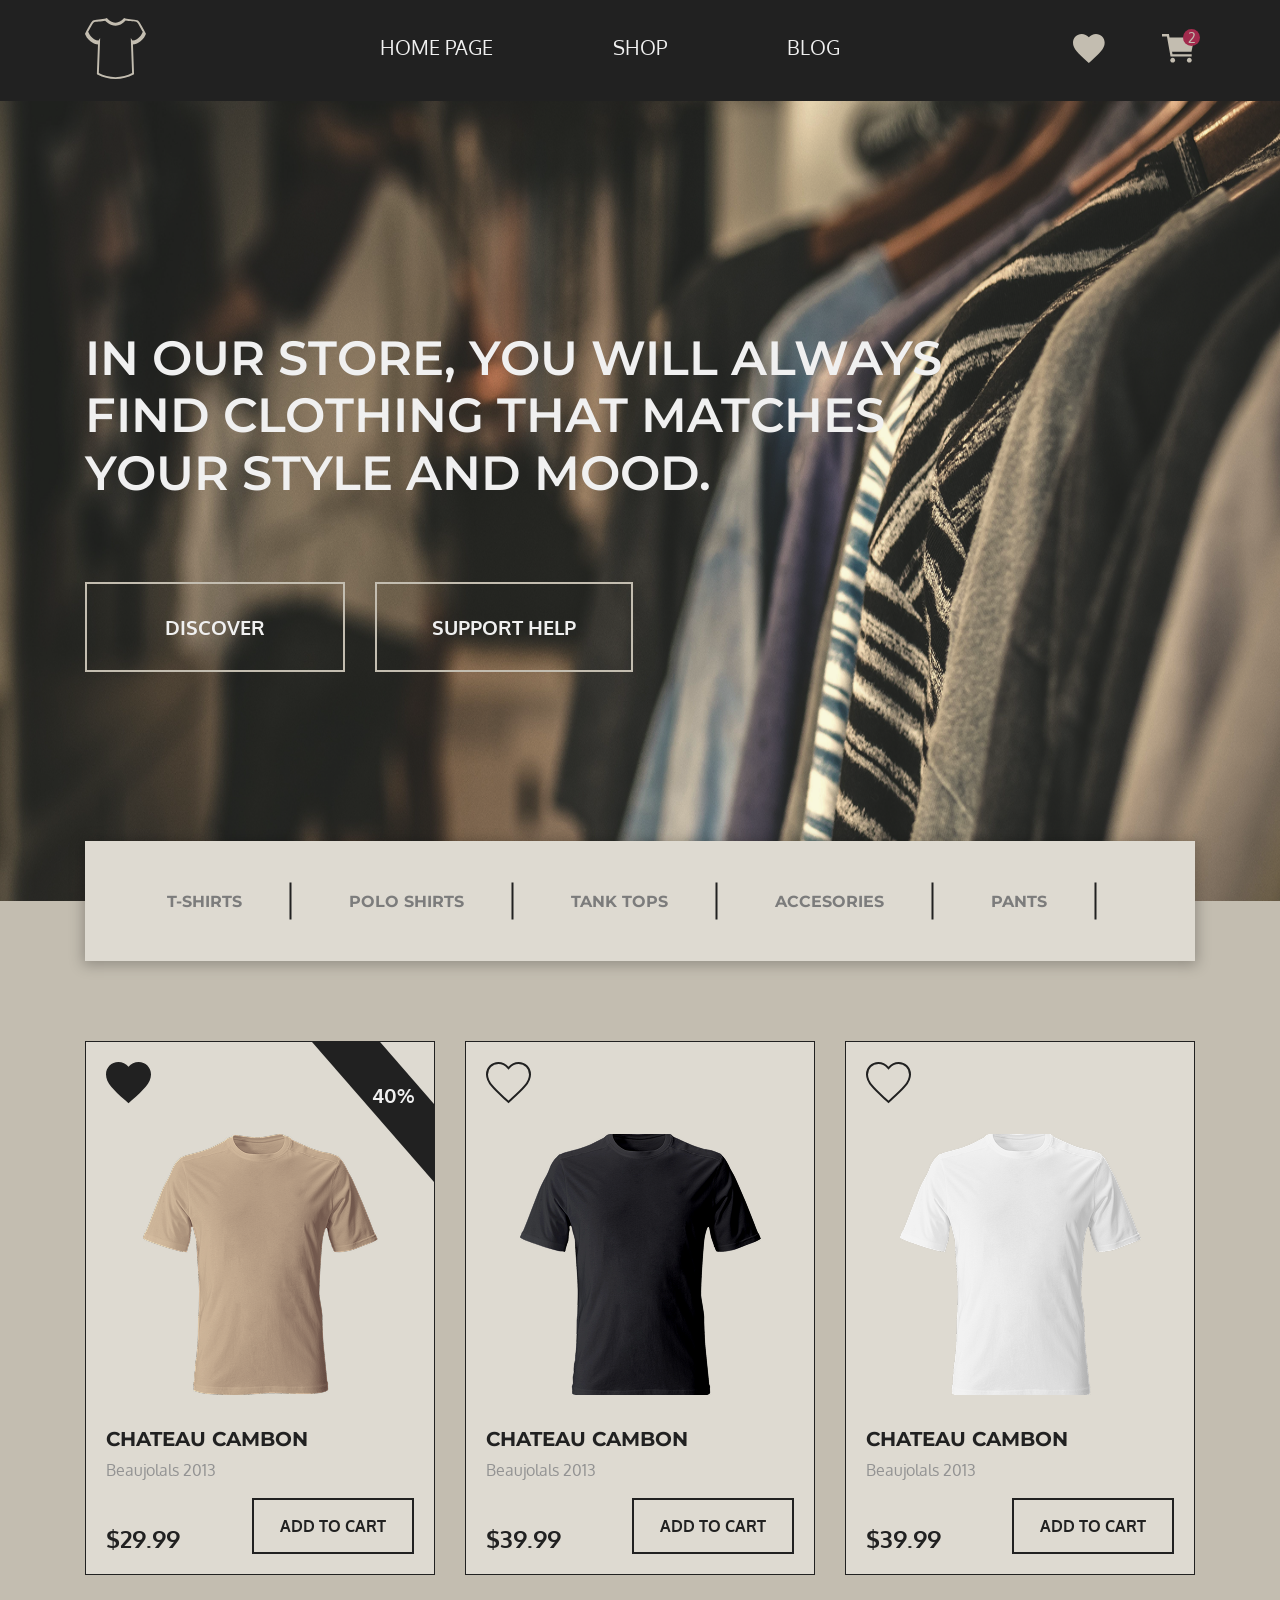
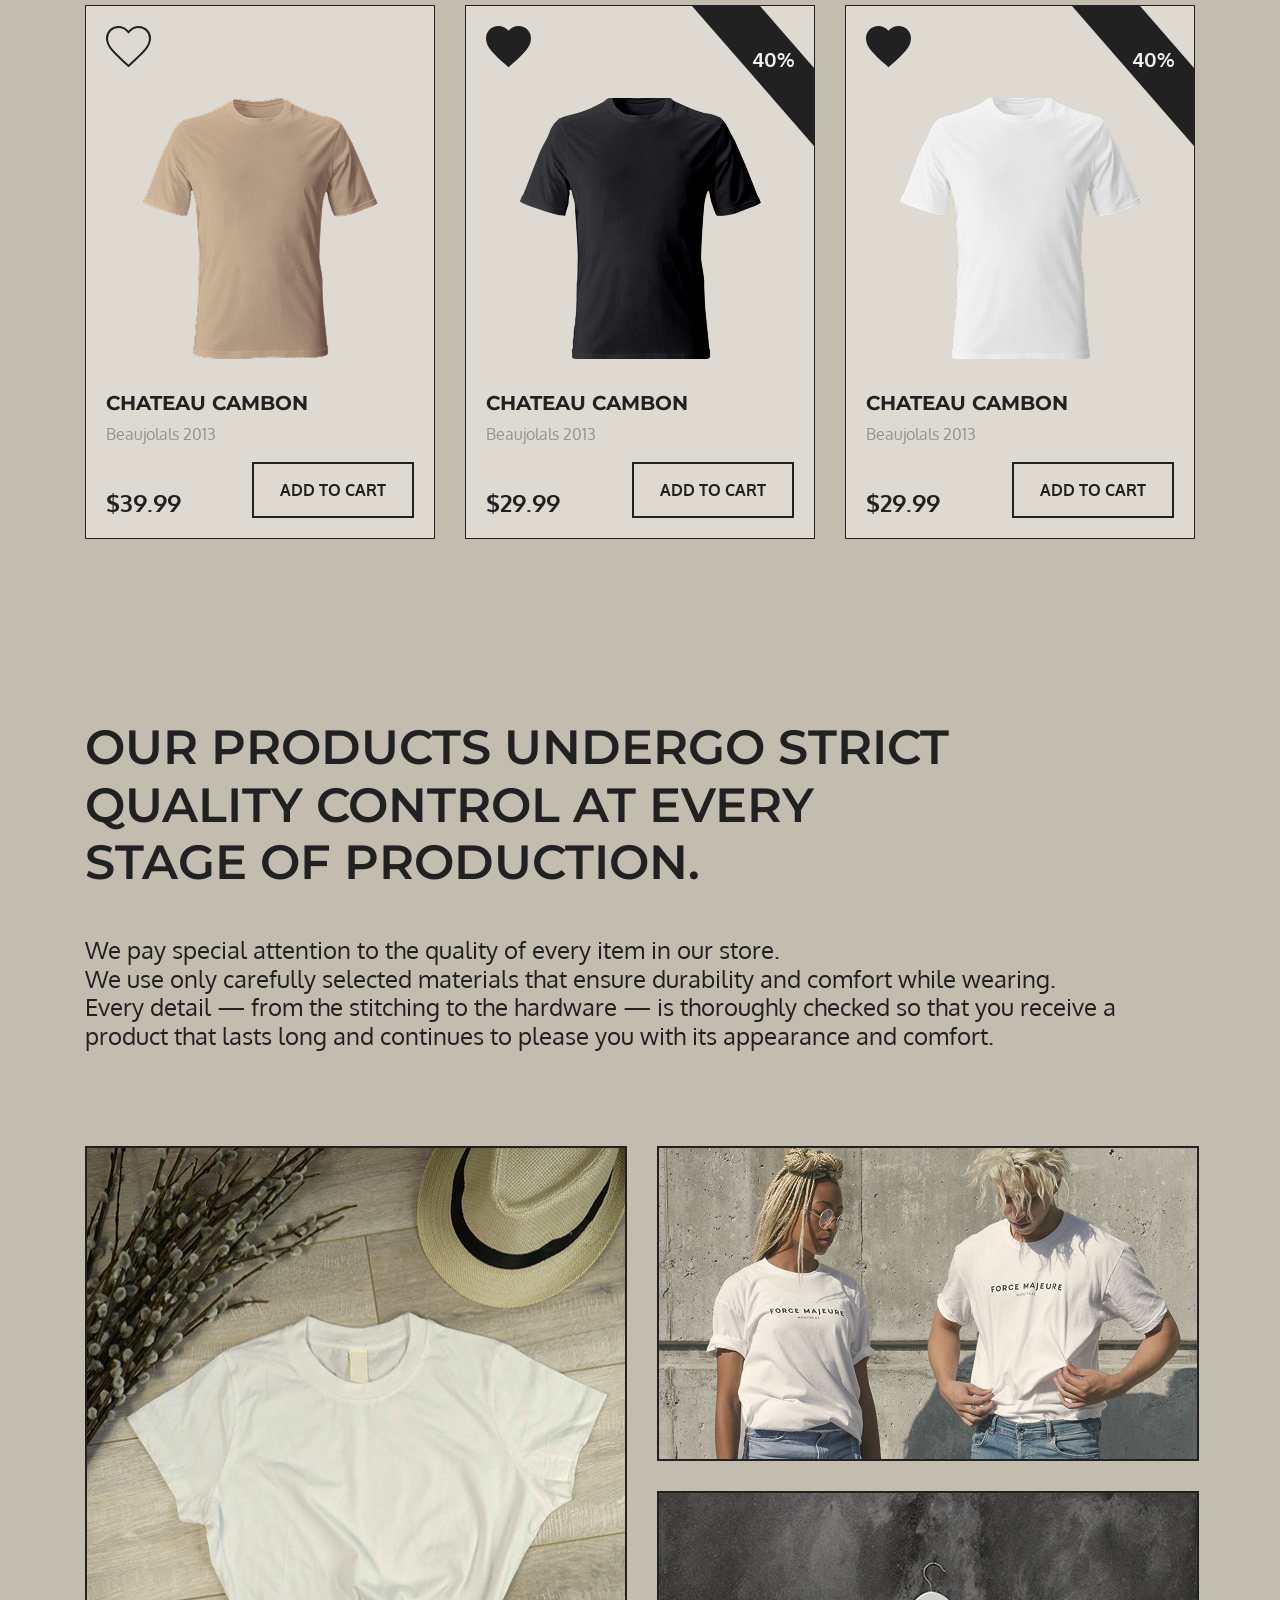
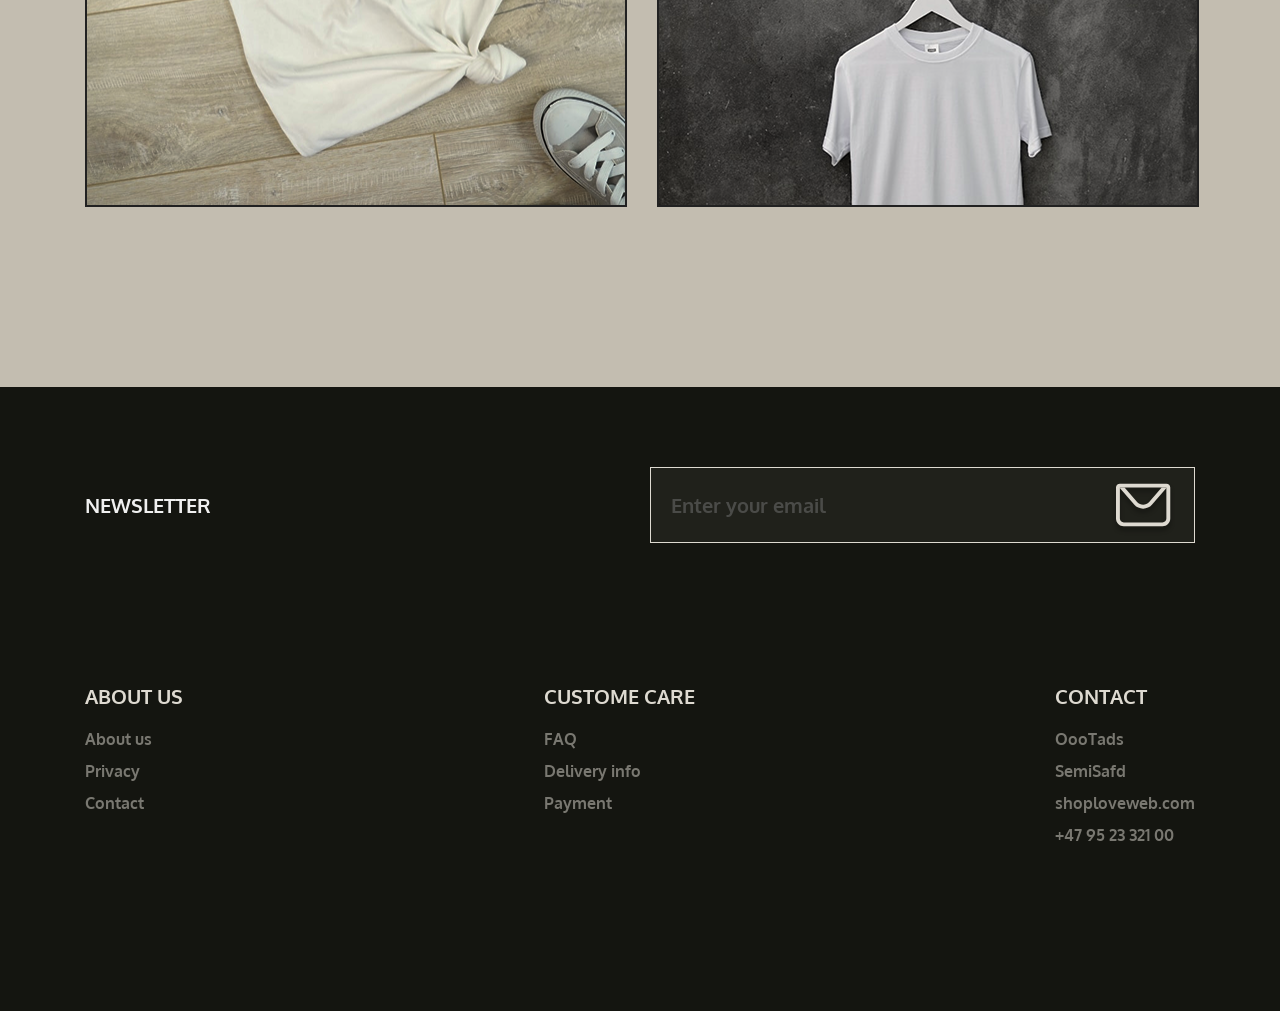
<file: index.html>
<!DOCTYPE html>
<html lang="en">
<head>
	<meta charset="UTF-8">
	<meta name="viewport" content="width=device-width, initial-scale=1.0">
	<link rel="stylesheet" href="./styles/style.css">
	<link rel="stylesheet" href="./styles/fonts.css">
	<link rel="shortcut icon" href="./img/Logo.svg" type="image/x-icon">

	<title>Clothing</title>
</head>
<body>
	
	<header class="header">
		<nav class="nav container">
			<a href="" class="logo"><img src="./img/Logo.svg" alt=""></a>

			<ul class="nav__list">
				<li><a href="" class="nav__links">HOME PAGE</a></li>
				<li><a href="" class="nav__links">SHOP</a></li>
				<li><a href="" class="nav__links">BLOG</a></li>
			</ul>

			<div class="nav__right">
				<a href="" class="favorite"><img src="./img/favorite.svg" alt=""></a>
				<a href="" class="cart"><img src="./img/cart.svg" alt=""> <span>2</span> </a>
			</div>
		</nav>
	</header>

	<main class="main">
		<section class="hero">
			<div class="hero__content container">
				<h1 class="hero__title">In our store, you will always find clothing that matches your style and mood.</h1>
				<div class="hero__btns">
					<a href="" class="hero__btn">DISCOVER </a>
				 	<a href="" class="hero__btn">SUPPORT HELP</a>
				</div>
			</div>

			<img src="./img/hero-bg.png" alt="" class="hero__bg">

					<div class="hero__links">
			<ul class="hero__list">
				<li><a href="" class="hero__list_link">T-SHIRTS</a></li>
				<li><a href="" class="hero__list_link">POLO SHIRTS</a></li>
				<li><a href="" class="hero__list_link">TANK TOPS</a></li>
				<li><a href="" class="hero__list_link">ACCESORIES</a></li>
				<li><a href="" class="hero__list_link">PANTS</a></li>
			</ul>
		</div>
		</section>

		<section class="products container">

			<div class="product">

				<div class="product__top">
					<a href="" > <img src="./img/clicked.svg" alt="" > </a>

					<div class="product__right">
					 <img src="./img/line.svg" alt="">
					 <span>40%</span>
				  </div>

				</div>

				<div class="product__img"> 
					<img src="./img/beige.png" alt=""> 
				</div>

				<h3 class="product__title">CHATEAU CAMBON</h3>
				<p class="product__text">Beaujolals 2013</p>
				<div class="product__bottom">
					<p class="price">$29.99</p>
					<a href="#" class="product__btn">ADD TO CART</a>
				</div>
			</div>

			<div class="product">

				<div class="product__top">
					<a href="" > <img src="./img/unclicked.svg" alt="" > </a>

					<!-- <div class="product__right">
					 <img src="./img/line.svg" alt="">
					 <span>40%</span>
				  </div> -->

				</div>

				<div class="product__img"> 
					<img src="./img/black.png" alt=""> 
				</div>

				<h3 class="product__title">CHATEAU CAMBON</h3>
				<p class="product__text">Beaujolals 2013</p>
				<div class="product__bottom">
					<p class="price">$39.99</p>
					<a href="#" class="product__btn">ADD TO CART</a>
				</div>
			</div>

			<div class="product">

				<div class="product__top">
					<a href="" > <img src="./img/unclicked.svg" alt="" > </a>

					<!-- <div class="product__right">
					 <img src="./img/line.svg" alt="">
					 <span>40%</span>
				  </div> -->

				</div>

				<div class="product__img"> 
					<img src="./img/white.png" alt=""> 
				</div>

				<h3 class="product__title">CHATEAU CAMBON</h3>
				<p class="product__text">Beaujolals 2013</p>
				<div class="product__bottom">
					<p class="price">$39.99</p>
					<a href="#" class="product__btn">ADD TO CART</a>
				</div>
			</div>

			<div class="product">

				<div class="product__top">
					<a href="" > <img src="./img/unclicked.svg" alt="" > </a>

					<!-- <div class="product__right">
					 <img src="./img/line.svg" alt="">
					 <span>40%</span>
				  </div> -->

				</div>

				<div class="product__img"> 
					<img src="./img/beige.png" alt=""> 
				</div>

				<h3 class="product__title">CHATEAU CAMBON</h3>
				<p class="product__text">Beaujolals 2013</p>
				<div class="product__bottom">
					<p class="price">$39.99</p>
					<a href="#" class="product__btn">ADD TO CART</a>
				</div>
			</div>

			<div class="product">

				<div class="product__top">
					<a href="" > <img src="./img/clicked.svg" alt="" > </a>

					<div class="product__right">
					 <img src="./img/line.svg" alt="">
					 <span>40%</span>
				  </div>

				</div>

				<div class="product__img"> 
					<img src="./img/black.png" alt=""> 
				</div>

				<h3 class="product__title">CHATEAU CAMBON</h3>
				<p class="product__text">Beaujolals 2013</p>
				<div class="product__bottom">
					<p class="price">$29.99</p>
					<a href="#" class="product__btn">ADD TO CART</a>
				</div>
			</div>

			<div class="product">

				<div class="product__top">
					<a href="" > <img src="./img/clicked.svg" alt="" > </a>

					<div class="product__right">
					 <img src="./img/line.svg" alt="">
					 <span>40%</span>
				  </div>

				</div>

				<div class="product__img"> 
					<img src="./img/white.png" alt=""> 
				</div>

				<h3 class="product__title">CHATEAU CAMBON</h3>
				<p class="product__text">Beaujolals 2013</p>
				<div class="product__bottom">
					<p class="price">$29.99</p>
					<a href="#" class="product__btn">ADD TO CART</a>
				</div>
			</div>

		</section>

		<section class="about container">
			<h2 class="about__title">Our products undergo strict quality control at every stage of production.</h2>
			<p class="about__text">We pay special attention to the quality of every item in our store. <br>
We use only carefully selected materials that ensure durability and comfort while wearing. <br>
Every detail — from the stitching to the hardware — is thoroughly checked so that you receive a product that lasts long and continues to please you with its appearance and comfort.</p>
			<div class="about__gallery">
				<img src="./img/photo-one.png" alt="" class="about__img_one">
				<div class="about__gallery_right">
					<img src="./img/photo-two.png" alt="" class="about__img_two">
					<img src="./img/photo-three.png" alt="" class="about__img_three">
				</div>
			</div>
		</section>
		
	</main>

	<footer class="footer">

		<div class="footer__box container">

			<div class="footer__top">

				<h3 class="footer__title">NEWSLETTER</h3>

				<div class="footer__inputbox">
					<input type="email" placeholder="Enter your email">
					<img src="./img/mail.svg" alt="">
				</div>

			</div>

			<div class="footer__bottom">

				<div class="footer__left">
					<h3 class="footer__left_title">ABOUT US</h3>

					<ul class="footer__left_list">
						<li><a href="" class="footer__left_link">About us</a></li>
						<li><a href="" class="footer__left_link">Privacy</a></li>
						<li><a href="" class="footer__left_link">Contact</a></li>
					</ul>
				</div>

				<div class="footer__center">
					<h3 class="footer__center_title">CUSTOME CARE</h3>
					<ul class="footer__center_list">
						<li><a href="" class="footer__center_link">FAQ</a></li>
						<li><a href="" class="footer__center_link">Delivery info</a></li>
						<li><a href="" class="footer__center_link">Payment</a></li>
					</ul>
				</div>

				<div class="footer__right">
					<h3 class="footer__right_title">CONTACT</h3>
					<ul class="footer__right_list">
						<li><a href="" class="footer__right_link">OooTads</a></li>
						<li><a href="" class="footer__right_link">SemiSafd</a></li>
						<li><a href="" class="footer__right_link">shoploveweb.com</a></li>
						<li><a href="" class="footer__right_link">+47 95 23 321 00</a></li>
					</ul>
				</div>

			</div>

		</div>
	</footer>

</body>
</html>
</file>
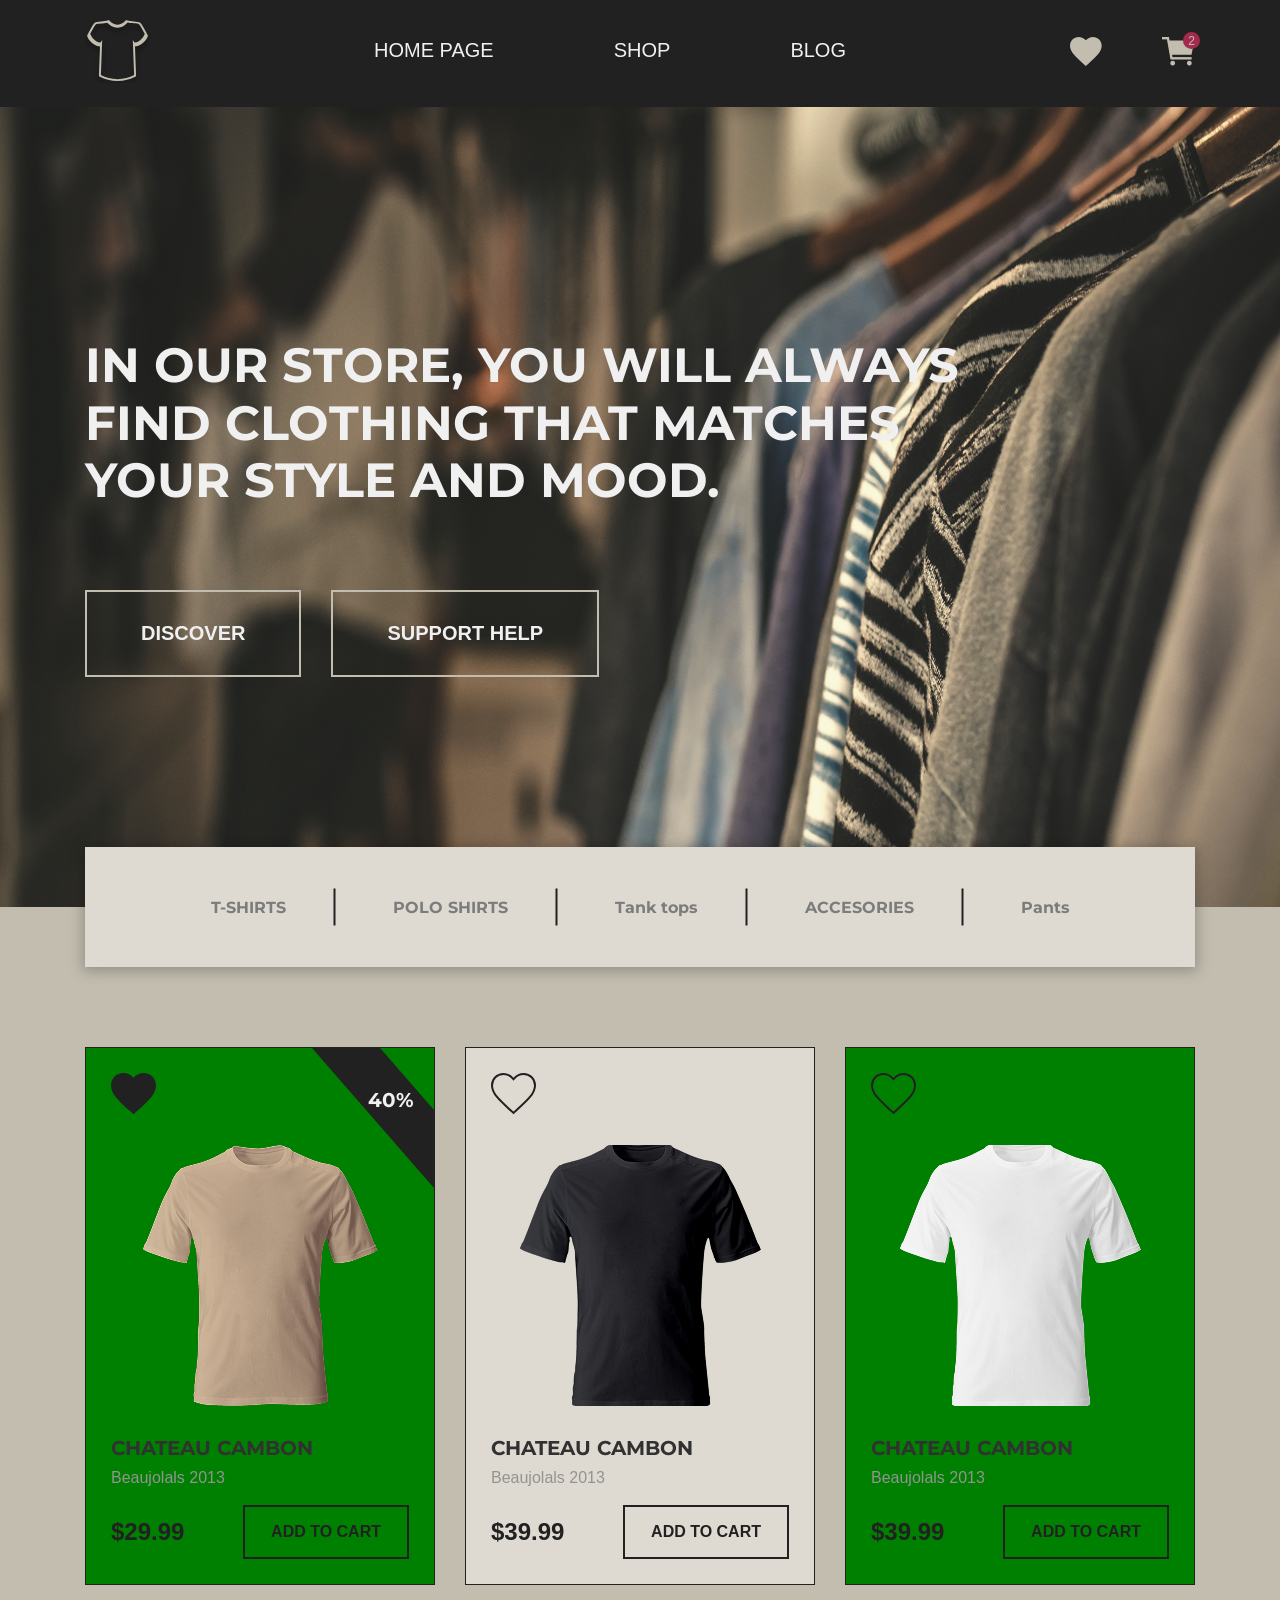
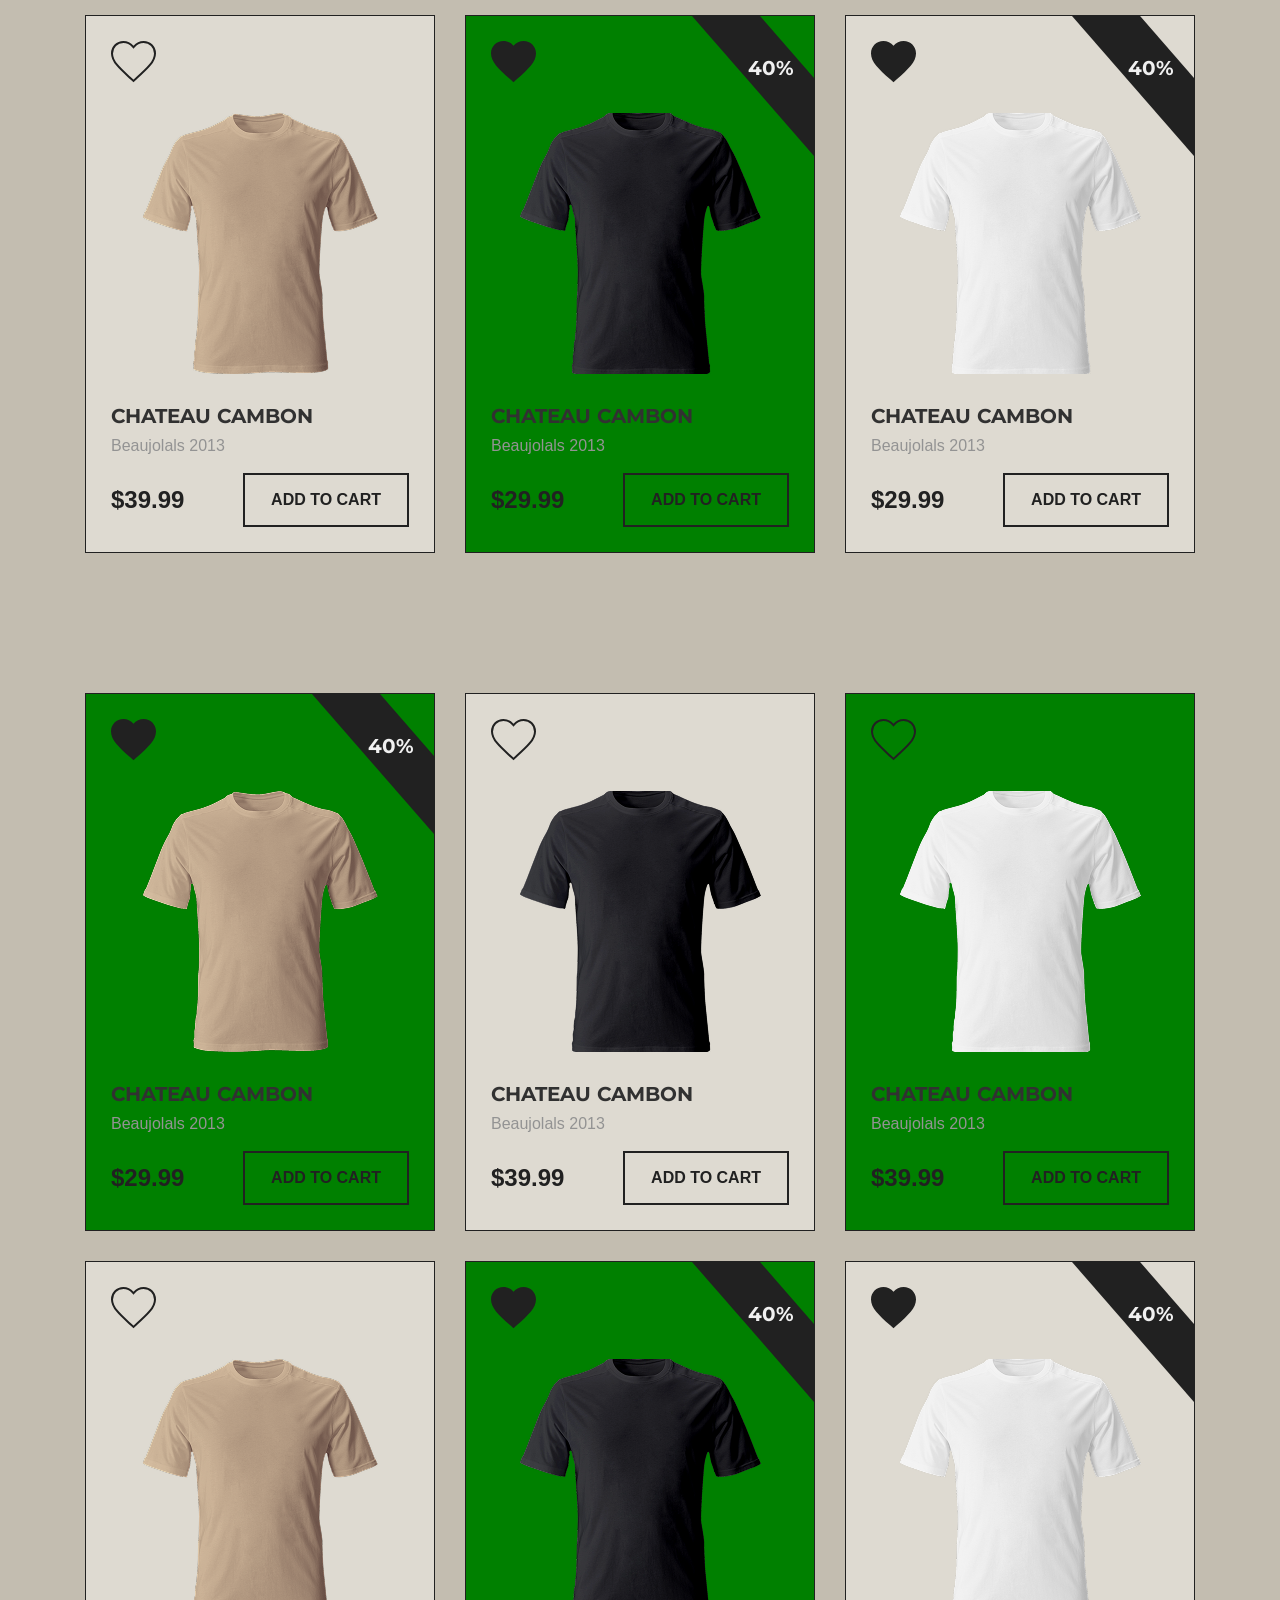
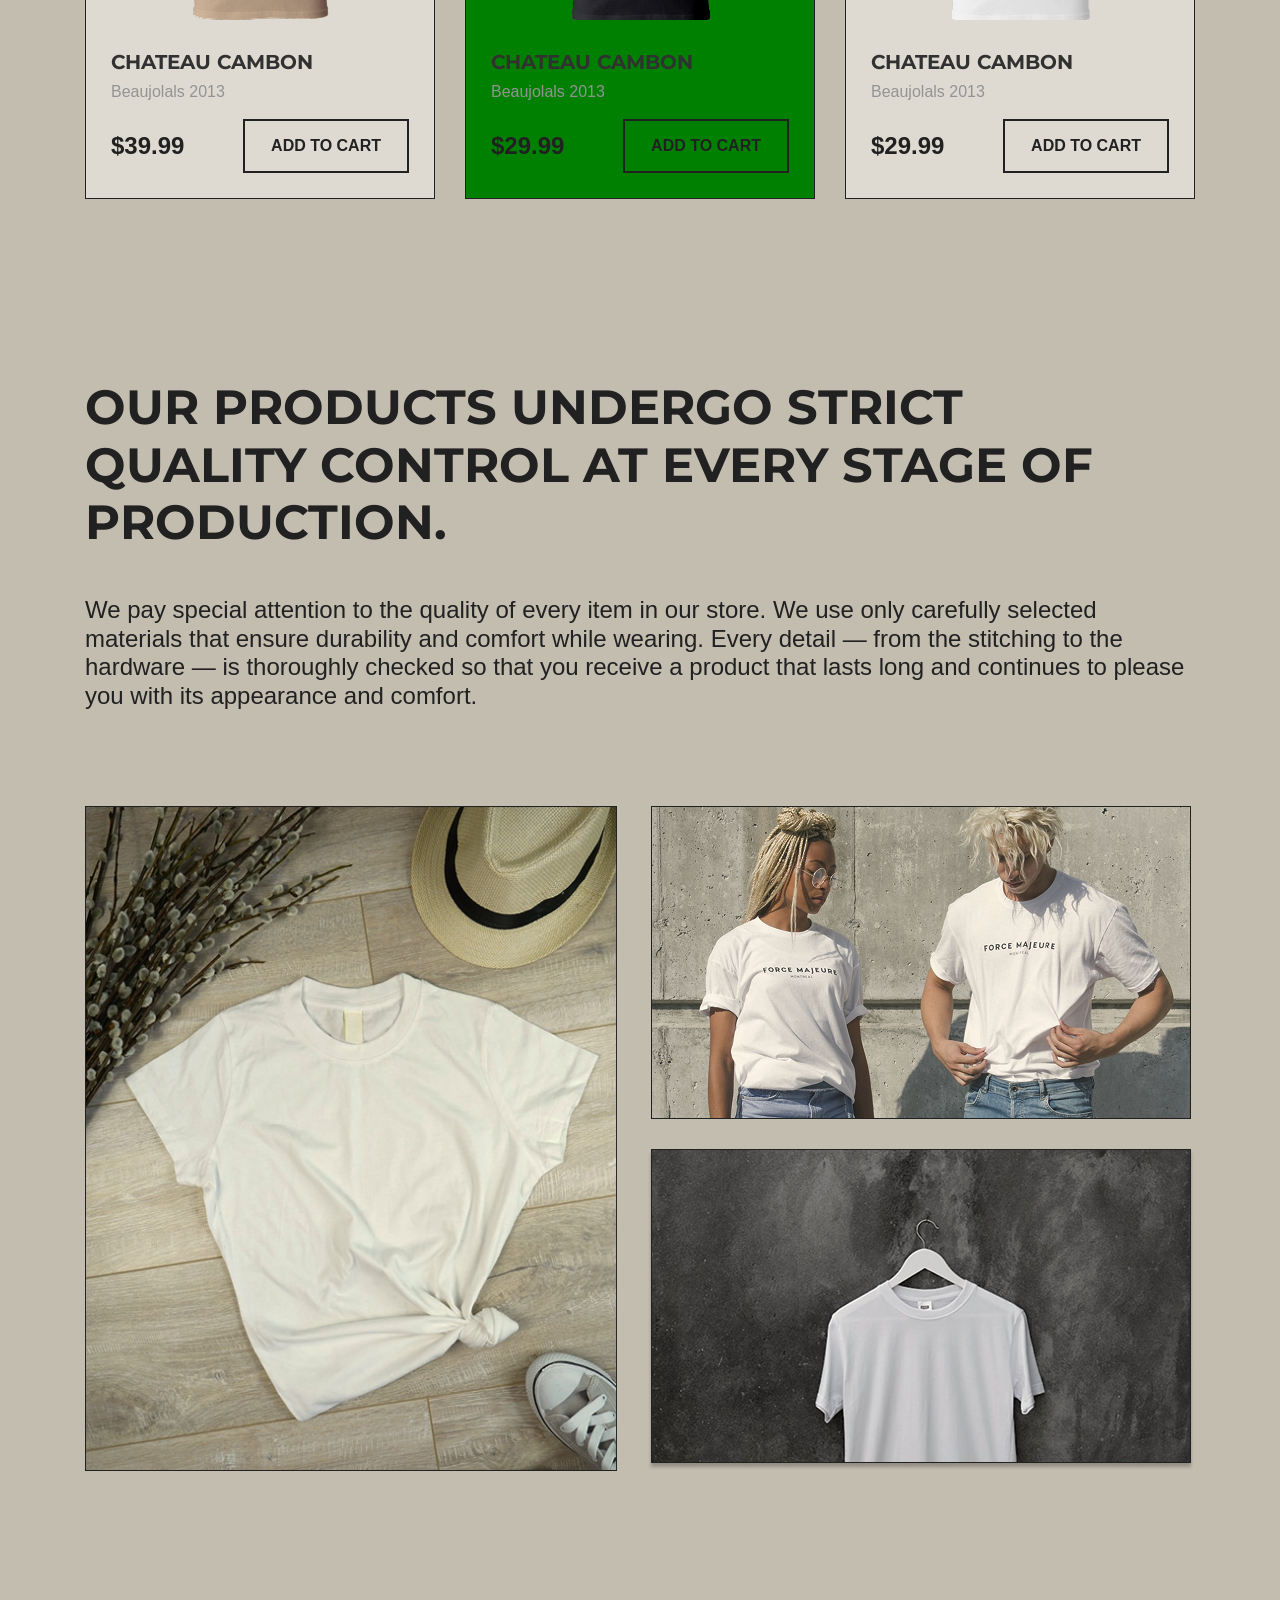
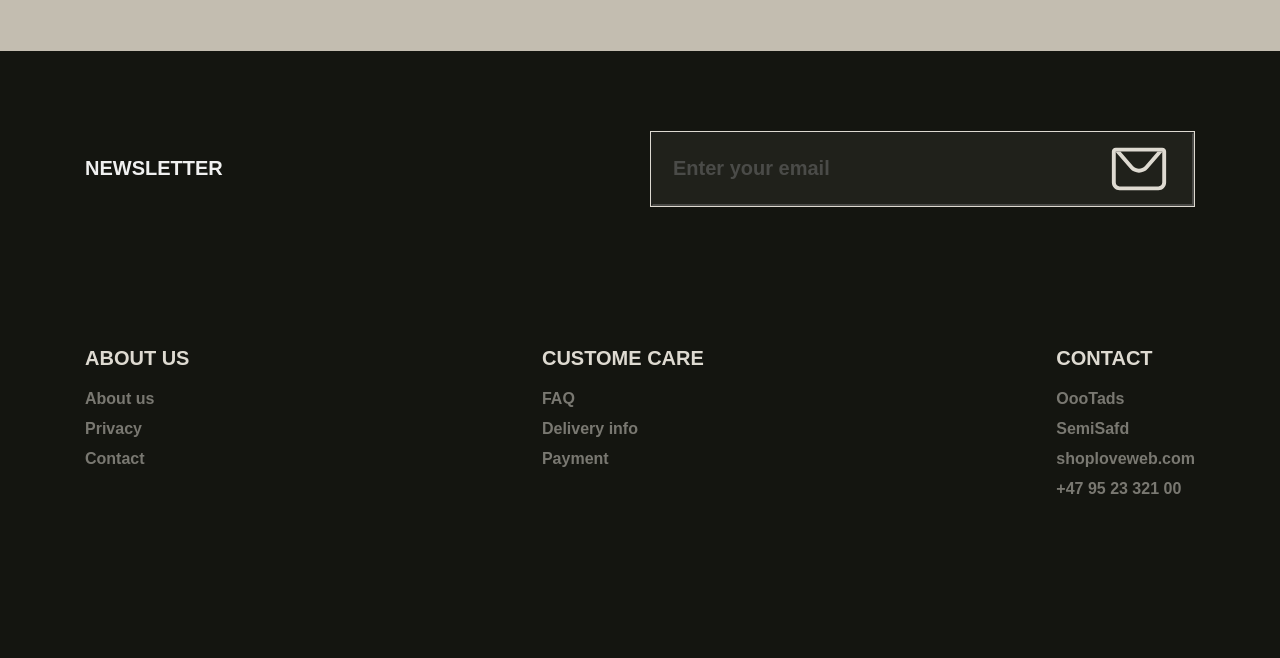
<file: clothing/index.html>
<!DOCTYPE html>
<html lang="en">

<head>
  <meta charset="UTF-8">
  <meta name="viewport" content="width=device-width, initial-scale=1.0">
  <link rel="stylesheet" href="./styles/style.css">
  <link rel="stylesheet" href="./styles/fonts.css">

  <link rel="stylesheet" href="./styles/media.css">
  <link rel="icon" href="./img/white.png">
  <title>Clothing</title>
</head>

<body>


  <header class="header">

    <nav class="nav container">
      <a href="#" class="logo"><img src="./img/logo.svg" alt=""></a>

      <ul class="nav__list">
        <li><a href="#" class="nav__list_link">HOME PAGE</a></li>
        <li><a href="#" class="nav__list_link">SHOP</a></li>
        <li><a href="#" class="nav__list_link">BLOG</a></li>
      </ul>

      <div class="nav__right">
        <a href="#" class="nav__btn"><img src="./img/favorite.svg" alt=""></a>

        <a href="#" class="nav__btn"><img src="./img/cart.png" alt=""> <span>2</span></a>
      </div>

    </nav>

  </header>

  <main class="main">

    <section class="hero">

      <div class="hero__content container">
        <h1 class="hero__title">In our store, you will always find clothing that matches your style and mood.</h1>

        <div class="hero__btns">
          <a href="#" class="hero__btn">DISCOVER </a>
          <a href="#" class="hero__btn">SUPPORT HELP</a>
        </div>

      </div>
      <img src="./img/hero-bg.png" alt="" class="hero__bg">

      <div class="hero__links">
        <ul class="hero__list">

          <li><a href="#" class="hero__list_link">T-SHIRTS</a></li>

          <li><a href="#" class="hero__list_link">POLO SHIRTS</a></li>

          <li><a href="#" class="hero__list_link">Tank tops</a></li>

          <li><a href="#" class="hero__list_link">ACCESORIES</a></li>

          <li><a href="#" class="hero__list_link">Pants</a></li>
        </ul>
      </div>
    </section>

    <div class="cards container">

      <div class="card">

        <div class="card__top">
          <img src="./img/clicked.svg" alt="">

          <div class="card__right">
            <img src="./img/line.svg" alt="">
            <span> 40%</span>
          </div>

        </div>

        <div class="card__img">
          <img src="./img/beigt.png" alt="">
        </div>

        <h3 class="card__title">CHATEAU CAMBON</h3>
        <p class="card__text">Beaujolals 2013</p>
        <div class="card__bottom">
          <span class="card__price">$29.99</span>
          <a href="#" class="card__btn">ADD TO CART</a>
        </div>
      </div>

      <div class="card">

        <div class="card__top">
          <img src="./img/unclicked.svg" alt="">


        </div>

        <div class="card__img">
          <img src="./img/black.png" alt="">
        </div>

        <h3 class="card__title">CHATEAU CAMBON</h3>
        <p class="card__text">Beaujolals 2013</p>
        <div class="card__bottom">
          <span class="card__price">$39.99</span>
          <a href="#" class="card__btn">ADD TO CART</a>
        </div>
      </div>

      <div class="card">

        <div class="card__top">
          <img src="./img/unclicked.svg" alt="">
        </div>

        <div class="card__img">
          <img src="./img/white.png" alt="">
        </div>

        <h3 class="card__title">CHATEAU CAMBON</h3>
        <p class="card__text">Beaujolals 2013</p>
        <div class="card__bottom">
          <span class="card__price">$39.99</span>
          <a href="#" class="card__btn">ADD TO CART</a>
        </div>
      </div>

      <div class="card">

        <div class="card__top">
          <img src="./img/unclicked.svg" alt="">
        </div>

        <div class="card__img">
          <img src="./img/beigt.png" alt="">
        </div>

        <h3 class="card__title">CHATEAU CAMBON</h3>
        <p class="card__text">Beaujolals 2013</p>
        <div class="card__bottom">
          <span class="card__price">$39.99</span>
          <a href="#" class="card__btn">ADD TO CART</a>
        </div>
      </div>

      <div class="card">

        <div class="card__top">
          <img src="./img/clicked.svg" alt="">

          <div class="card__right">
            <img src="./img/line.svg" alt="">
            <span> 40%</span>
          </div>

        </div>

        <div class="card__img">
          <img src="./img/black.png" alt="">
        </div>

        <h3 class="card__title">CHATEAU CAMBON</h3>
        <p class="card__text">Beaujolals 2013</p>
        <div class="card__bottom">
          <span class="card__price">$29.99</span>
          <a href="#" class="card__btn">ADD TO CART</a>
        </div>
      </div>

      <div class="card">

        <div class="card__top">
          <img src="./img/clicked.svg" alt="">

          <div class="card__right">
            <img src="./img/line.svg" alt="">
            <span> 40%</span>
          </div>

        </div>

        <div class="card__img">
          <img src="./img/white.png" alt="">
        </div>

        <h3 class="card__title">CHATEAU CAMBON</h3>
        <p class="card__text">Beaujolals 2013</p>
        <div class="card__bottom">
          <span class="card__price">$29.99</span>
          <a href="#" class="card__btn">ADD TO CART</a>
        </div>
      </div>

    </div>
    <div class="cards container">

      <div class="card">

        <div class="card__top">
          <img src="./img/clicked.svg" alt="">

          <div class="card__right">
            <img src="./img/line.svg" alt="">
            <span> 40%</span>
          </div>

        </div>

        <div class="card__img">
          <img src="./img/beigt.png" alt="">
        </div>

        <h3 class="card__title">CHATEAU CAMBON</h3>
        <p class="card__text">Beaujolals 2013</p>
        <div class="card__bottom">
          <span class="card__price">$29.99</span>
          <a href="#" class="card__btn">ADD TO CART</a>
        </div>
      </div>

      <div class="card">

        <div class="card__top">
          <img src="./img/unclicked.svg" alt="">


        </div>

        <div class="card__img">
          <img src="./img/black.png" alt="">
        </div>

        <h3 class="card__title">CHATEAU CAMBON</h3>
        <p class="card__text">Beaujolals 2013</p>
        <div class="card__bottom">
          <span class="card__price">$39.99</span>
          <a href="#" class="card__btn">ADD TO CART</a>
        </div>
      </div>

      <div class="card">

        <div class="card__top">
          <img src="./img/unclicked.svg" alt="">
        </div>

        <div class="card__img">
          <img src="./img/white.png" alt="">
        </div>

        <h3 class="card__title">CHATEAU CAMBON</h3>
        <p class="card__text">Beaujolals 2013</p>
        <div class="card__bottom">
          <span class="card__price">$39.99</span>
          <a href="#" class="card__btn">ADD TO CART</a>
        </div>
      </div>

      <div class="card">

        <div class="card__top">
          <img src="./img/unclicked.svg" alt="">
        </div>

        <div class="card__img">
          <img src="./img/beigt.png" alt="">
        </div>

        <h3 class="card__title">CHATEAU CAMBON</h3>
        <p class="card__text">Beaujolals 2013</p>
        <div class="card__bottom">
          <span class="card__price">$39.99</span>
          <a href="#" class="card__btn">ADD TO CART</a>
        </div>
      </div>

      <div class="card">

        <div class="card__top">
          <img src="./img/clicked.svg" alt="">

          <div class="card__right">
            <img src="./img/line.svg" alt="">
            <span> 40%</span>
          </div>

        </div>

        <div class="card__img">
          <img src="./img/black.png" alt="">
        </div>

        <h3 class="card__title">CHATEAU CAMBON</h3>
        <p class="card__text">Beaujolals 2013</p>
        <div class="card__bottom">
          <span class="card__price">$29.99</span>
          <a href="#" class="card__btn">ADD TO CART</a>
        </div>
      </div>

      <div class="card">

        <div class="card__top">
          <img src="./img/clicked.svg" alt="">

          <div class="card__right">
            <img src="./img/line.svg" alt="">
            <span> 40%</span>
          </div>

        </div>

        <div class="card__img">
          <img src="./img/white.png" alt="">
        </div>

        <h3 class="card__title">CHATEAU CAMBON</h3>
        <p class="card__text">Beaujolals 2013</p>
        <div class="card__bottom">
          <span class="card__price">$29.99</span>
          <a href="#" class="card__btn">ADD TO CART</a>
        </div>
      </div>

    </div>


    <section class="products container">
      <h2 class="products__title">Our products undergo strict quality control at every stage of production.</h2>
      <p class="products__text">We pay special attention to the quality of every item in our store.
        We use only carefully selected materials that ensure durability and comfort while wearing.
        Every detail — from the stitching to the hardware — is thoroughly checked so that you receive a product that
        lasts long and continues to please you with its appearance and comfort.</p>

      <div class="products__img">
        <div class="products__left">
          <img src="./img/products-one.png" alt="">
        </div>

        <div class="products__right">
          <img src="./img/products-two.png" alt="">
          <img src="./img/products-three.png" alt="">
        </div>
      </div>
    </section>

  </main>


  <footer class="footer">
    <div class="footer__inner container">

      <div class="footer__top">
        <h2 class="footer__title">NEWSLETTER</h2>

        <form class="footer__label">
          <label>
            <input type="text" placeholder="Enter your email">
            <img src="./img/mail.svg" alt="">
          </label>
        </form>

      </div>

      <div class="footer__items">

        <div class="footer__item">
          <h3 class="footer__item_title">ABOUT US</h3>
          <ul class="footer__list">
            <li><a href="" class="footer__list_link">About us</a></li>
            <li><a href="" class="footer__list_link">Privacy</a></li>
            <li><a href="" class="footer__list_link">Contact</a></li>
          </ul>
        </div>

        <div class="footer__item">
          <h3 class="footer__item_title">CUSTOME CARE</h3>
          <ul class="footer__list">
            <li><a href="" class="footer__list_link">FAQ</a></li>
            <li><a href="" class="footer__list_link">Delivery info</a></li>
            <li><a href="" class="footer__list_link">Payment</a></li>
          </ul>
        </div>

        <div class="footer__item">
          <h3 class="footer__item_title">CONTACT</h3>
          <ul class="footer__list">
            <li><a href="" class="footer__list_link">OooTads</a></li>
            <li><a href="" class="footer__list_link">SemiSafd</a></li>
            <li><a href="" class="footer__list_link">shoploveweb.com</a></li>
            <li><a href="" class="footer__list_link">+47 95 23 321 00</a></li>
          </ul>
        </div>

      </div>


    </div>
  </footer>


</body>

</html>
</file>
<file: styles/style.css>
* {
  margin: 0;
  padding: 0;
  box-sizing: border-box;
  list-style: none;
  text-decoration: none;
}

:root {
  --font-family: "Oxygen", sans-serif;
  --second-family: "Montserrat", sans-serif;
  --mainColor: #212121;
}

body {
  background: #c3bdb0;
}

.header {
  background: #212121;
  position: sticky;
  left: 0;
  top: 0;
  z-index: 5;
}

.container {
  max-width: 1140px;
  margin: 0 auto;
  padding: 0 15px;
  width: 100%;
}

.nav {
  display: flex;
  justify-content: space-between;
  align-items: center;
  padding: 18px 15px;
}

/* .logo {} */

.nav__list {
  display: flex;
  gap: 120px;
}

.nav__links {
  position: relative;
  font-family: var(--font-family);
  font-weight: 400;
  font-size: 20px;
  color: #f0f0f0;
  width: max-content;

}

.nav__links:hover::after {
  transform: scale(1);
}

.nav__links::after {
  content: '';
  display: block;
  width: 100%;
  height: 2px;
  background: #a22b4d;
  margin-top: 5px;
  transform: scale(0);
  transition: 0.3s ease;
}

.nav__right {
  display: flex;
  align-items: center;
  gap: 57px;
}


.cart {
  position: relative;
}

.cart::after {
  content: '';

}

.cart span {
  position: absolute;
  right: -5px;
  top: -5px;
  background: #a22b4d;
  width: 17px;
  height: 17px;
  border-radius: 50%;
  align-items: center;
  display: flex;
  justify-content: center;

  font-family: var(--font-family);
  font-weight: 400;
  font-size: 14px;
  color: #c3bdb0;
}

.main {
  background: #c3bdb0;
}

.hero {
  position: relative;
  height: 800px;
}

.hero__content {
  position: relative;
  z-index: 4;
  display: flex;
  height: 100%;
  flex-direction: column;
  justify-content: center;
  align-items: flex-start;
  gap: 80px;
}

.hero__title {
  font-family: var(--second-family);
  font-weight: 600;
  font-size: 48px;
  line-height: 120%;
  text-transform: uppercase;
  color: #f0f0f0;
  max-width: 920px;
  width: 100%;
}

.hero__btns {
  display: flex;
  gap: 30px;
}

.hero__btn {
  font-family: var(--font-family);
  font-weight: 700;
  font-size: 20px;
  color: #f0f0f0;

  padding: 30px 78px;
  border: 2px solid #c3bdb0;
  transition: 0.3s ease;
}

.hero__btn:nth-child(2) {
  padding: 30px 55px;
}

.hero__btn:hover {
  background: #212121;
}

.hero__bg {
  position: absolute;
  height: 100%;
  width: 100%;
  top: 0;
  left: 0;
}

.hero__links {
  position: absolute;
  display: flex;
  height: 120px;
  left: 50%;
  max-width: 1110px;
  width: 100%;
  align-items: center;
  justify-content: center;
  bottom: -60px;
  transform: translate(-50%);
  box-shadow: 0 2px 13px 2px rgba(0, 0, 0, 0.25);
  background: #dedad1;
}

.hero__list {
  display: flex;
  gap: 40px;
}

.hero__list_link {
  font-family: var(--second-family);
  font-weight: 700;
  font-size: 16px;
  color: #7c7c7c;
  transition: 0.3s ease;
  display: flex;
  gap: 30px;
  align-items: center;
}

.hero__list_link::after {
  content: '';
  width: 37px;
  height: 2px;
  display: block;
  background: var(--mainColor);
  rotate: 90deg;

}

.hero__list_link:hover {
  color: var(--mainColor);
}


.products {
  margin-bottom: 180px;
  gap: 30px;
  margin-top: 140px;
  display: flex;
  flex-wrap: wrap;
}

.product__fav {
  position: absolute;
}

.product {
  max-width: 350px;
  width: 100%;
  position: relative;
  padding: 20px;
  background: #dedad1;
  border: 1px solid var(--mainColor);
  transition: 0.3s ease;
}

.product:hover {
  box-shadow: 0 0 15px black;
}

.product__right {
  width: 122px;
  height: 140px;
  position: absolute;
  top: 0;
  right: 0;
}

.product__right span {
  position: absolute;
  top: 40px;
  right: 20px;
  font-family: var(--font-family);
  font-weight: 700;
  font-size: 20px;
  color: #f0f0f0;
}

.product__img {
  text-align: center;
  margin-top: 26px;
  margin-bottom: 28px;
}

.product__title {
  font-family: var(--second-family);
  font-weight: 700;
  font-size: 20px;
  color: var(--mainColor);
  margin-bottom: 9px;
}

.product__text {
  font-family: var(--font-family);
  font-weight: 400;
  font-size: 16px;
  color: #939393;
}

.product__bottom {
  display: flex;
  justify-content: space-between;
  margin-top: 18px;
  align-items: end;
}

.price {
  font-family: var(--font-family);
  font-weight: 700;
  font-size: 24px;
  color: var(--mainColor);
}

.product__btn {
  font-family: var(--font-family);
  font-weight: 700;
  font-size: 16px;
  color: var(--mainColor);
  border: 2px solid var(--mainColor);
  padding: 16px 26px;
  transition: 0.3s ease;
}

.product__btn:hover {
  background: var(--mainColor);
  color: #fff;
}


.about__title {
  font-family: var(--second-family);
  font-weight: 600;
  font-size: 48px;
  line-height: 120%;
  text-transform: uppercase;
  color: #212121;
  margin-bottom: 44px;
  max-width: 890px;
  width: 100%;
}

.about__text {
  font-family: var(--font-family);
  font-weight: 400;
  font-size: 24px;
  line-height: 120%;
  color: #212121;
  margin-bottom: 95px;
}

.about__gallery {
  display: flex;
  gap: 30px;
  margin-bottom: 180px;
}

.about__img_one {
  border: 1px solid #212121;
}

.about__img_two {
  border: 1px solid #212121;
}

.about__img_three {
  border: 1px solid #212121;
}

.about__gallery_right {
  display: flex;
  gap: 30px;
  flex-direction: column;
}

.footer {
  background: #141510;
}

.footer__box {
  padding-top: 80px;
}

.footer__top {
  position: relative;
  align-items: center;
  display: flex;
  justify-content: space-between;
}

.footer__title {
  font-family: var(--font-family);
  font-weight: 700;
  font-size: 20px;
  color: #f0f0f0;
}

.footer__inputbox input {
  background: #20211b;
  border: 1px solid #dedad1;
  font-family: var(--font-family);
  font-weight: 700;
  font-size: 20px;
  color: #dedad1;
  /* opacity: 0.5; */
  width: 545px;
  height: 76px;
  display: flex;
}

.footer__inputbox img {
  position: absolute;
  top: 7px;
  right: 20px;
}

.footer__inputbox ::placeholder {
  padding-left: 20px;
  opacity: 0.5;
}

.footer__bottom {
  display: flex;
  justify-content: space-between;
  margin-top: 140px;
  padding-bottom: 166px;
}

.footer__left {
  display: flex;
  flex-direction: column;
  gap: 20px;
}

.footer__left_title {
  font-family: var(--font-family);
  font-weight: 700;
  font-size: 20px;
  color: #dedad1;
}

.footer__left_list {
  display: flex;
  flex-direction: column;
  gap: 12px;
}

.footer__left_link {
  font-family: var(--font-family);
  font-weight: 700;
  font-size: 16px;
  color: #dedad1;
  opacity: 0.5;
  transition: 0.3s ease;
}

.footer__left_link:hover {
  opacity: 1;
}


.footer__center {
  display: flex;
  flex-direction: column;
  gap: 20px;
}

.footer__center_title {
  font-family: var(--font-family);
  font-weight: 700;
  font-size: 20px;
  color: #dedad1;
}

.footer__center_link {
  font-family: var(--font-family);
  font-weight: 700;
  font-size: 16px;
  color: #dedad1;
  opacity: 0.5;
  transition: 0.3s ease;
}

.footer__center_link:hover {
  opacity: 1;
}

.footer__center_list {
  display: flex;
  flex-direction: column;
  gap: 12px;
}


.footer__right {
  display: flex;
  flex-direction: column;
  gap: 20px;
}

.footer__right_title {
  font-family: var(--font-family);
  font-weight: 700;
  font-size: 20px;
  color: #dedad1;
}

.footer__right_link {
  font-family: var(--font-family);
  font-weight: 700;
  font-size: 16px;
  color: #dedad1;
  opacity: 0.5;
  transition: 0.3s ease;
}

.footer__right_link:hover {
  opacity: 1;
}

.footer__right_list {
  display: flex;
  flex-direction: column;
  gap: 12px;
}
</file>
<file: styles/fonts.css>
@font-face {
	font-family: 'Montserrat';
	src: url('../fonts/Montserrat-SemiBold.ttf');
	font-style: normal;
	font-weight: 600;
}

@font-face {
	font-family: 'Montserrat';
	src: url('../fonts/Montserrat-Bold.ttf');
	font-style: normal;
	font-weight: 700;
}

@font-face {
	font-family: 'Oxygen';
	src: url('../fonts/Oxygen-Regular.ttf');
	font-style: normal;
	font-weight: 400;
}

@font-face {
	font-family: 'Oxygen';
	src: url('../fonts/Oxygen-Bold.ttf');
	font-style: normal;
	font-weight: 700;
}
</file>
<file: clothing/styles/style.css>
* {
  margin: 0;
  padding: 0;
  box-sizing: border-box;
  list-style: none;
  text-decoration: none;
}

body {
  background: #c3bdb0;
}

:root {
  --font-family: "Roboto", sans-serif;
  --second-family: "Montserrat", sans-serif;
  --mainColor: #212121;
}

/* dry - don't repeat yourself */

.container {
  max-width: 1140px;
  margin: 0 auto;
  padding: 0 15px;
  width: 100%;
}

.header {
  background: var(--mainColor);
  position: sticky;
  top: 0;
  left: 0;
  z-index: 15;
}

.nav {
  display: flex;
  justify-content: space-between;
  align-items: center;
  padding: 20px 15px;
}

.logo {}

.nav__list {
  display: flex;
  gap: 120px;
}

.nav__list_link {
  font-family: var(--font-family);
  font-weight: 400;
  font-size: 20px;
  color: #f0f0f0;
  display: inline-block;
  width: max-content;
}

.nav__list_link:hover::after {
  transform: scale(1);
}

.nav__list_link::after {
  content: '';
  display: block;
  width: 100%;
  height: 2px;
  background: #a22b4d;
  margin-top: 5px;
  transform: scale(0);
  transition: 0.3s ease;
}


.nav__right {
  display: flex;
  align-items: center;
  gap: 60px;
}

.nav__btn {
  position: relative;
}

.nav__btn span {
  position: absolute;
  top: -5px;
  right: -5px;
  width: 17px;
  height: 17px;
  background: #a22b4d;
  border-radius: 50%;
  display: flex;
  align-items: center;
  justify-content: center;
  font-family: var(--font-family);
  font-weight: 400;
  font-size: 12px;
  color: #c3bdb0;
}


.main {
  background: #c3bdb0;
}

.hero {
  position: relative;
  height: 800px;
}

.hero__bg {
  position: absolute;
  top: 0;
  left: 0;
  width: 100%;
  height: 100%;
}

.hero__content {
  position: relative;
  z-index: 5;
  height: 100%;
  display: flex;
  flex-direction: column;
  justify-content: center;
  align-items: flex-start;
}

.hero__title {
  font-family: var(--second-family);
  font-weight: 600;
  font-size: 48px;
  line-height: 120%;
  text-transform: uppercase;
  color: #f0f0f0;
  max-width: 920px;
  margin-bottom: 80px;
}

.hero__btns {
  display: flex;
  align-items: center;
  gap: 30px;
}

.hero__btn {
  border: 2px solid #c3bdb0;
  padding: 30px 54px;
  font-family: var(--font-family);
  font-weight: 700;
  font-size: 20px;
  color: #f0f0f0;
  transition: 0.3s ease;
}

.hero__btn:hover {
  background: var(--mainColor);
}

.hero__links {
  position: absolute;
  left: 50%;
  transform: translate(-50%);
  height: 120px;
  display: flex;
  align-items: center;
  justify-content: center;
  box-shadow: 0 2px 13px 2px rgba(0, 0, 0, 0.25);
  background: #dedad1;
  max-width: 1110px;
  width: 100%;
  bottom: -60px;
  z-index: 10;
}

.hero__list {
  display: flex;
  gap: 40px;
}

.hero__list_link {
  font-family: var(--second-family);
  font-weight: 700;
  font-size: 16px;
  color: #7c7c7c;
  transition: 0.3s ease;
  display: flex;
  align-items: center;
  gap: 30px;
}

.hero__list_link:hover {
  color: var(--mainColor);
}

.hero__list li:not(:last-child) .hero__list_link::after {
  content: '';
  display: block;
  width: 37px;
  height: 2px;
  background: var(--mainColor);
  transform: rotate(90deg);
}

.cards {
  margin-top: 140px;
  display: flex;
  align-items: center;
  gap: 30px;
  flex-wrap: wrap;
}

.card:hover {
  box-shadow: 0 0 15px #000;
}

.card {
  transition: 0.3s ease;
  max-width: 350px;
  width: 100%;
  padding: 25px;
  background: #dedad1;
  border: 1px solid #212121;
  position: relative;
}

.card:nth-child(odd) {
  background: green;
}

.card__top {}

.card__right {
  width: 122px;
  height: 140px;
  position: absolute;
  top: 0;
  right: 0;
}

.card__right span {
  position: absolute;
  top: 40px;
  right: 20px;
  font-family: var(--second-family);
  font-weight: 700;
  font-size: 20px;
  color: #f0f0f0;
}

.card__img {
  margin: 26px 0;
  text-align: center;
}

.card__title {
  font-family: var(--second-family);
  font-weight: 700;
  font-size: 20px;
  color: #313131;
}

.card__text {
  font-family: var(--font-family);
  font-weight: 400;
  font-size: 16px;
  color: #939393;
  margin-top: 9px;
  margin-bottom: 18px;
}

.card__bottom {
  display: flex;
  align-items: center;
  justify-content: space-between;
}

.card__price {
  font-family: var(--font-family);
  font-weight: 700;
  font-size: 24px;
  color: var(--mainColor);

}

.card__btn:hover {
  background: var(--mainColor);
  color: #fff;
}

.card__btn {
  transition: 0.3s ease;
  padding: 16px 26px;
  border: 2px solid var(--mainColor);
  font-family: var(--font-family);
  font-weight: 700;
  font-size: 16px;
  color: var(--mainColor);
}


.products {
  margin: 180px auto;
}

.products__title {
  font-family: var(--second-family);
  font-weight: 600;
  font-size: 48px;
  line-height: 120%;
  text-transform: uppercase;
  color: var(--mainColor);
}

.products__text {
  font-family: var(--font-family);
  font-weight: 400;
  font-size: 24px;
  line-height: 120%;
  color: var(--mainColor);
  margin-top: 44px;
  margin-bottom: 95px;
}

.products__img {
  display: flex;
  gap: 30px;
}

.products__left img {
  height: 100%;
  width: 100%;
}

.products__right {
  display: flex;
  flex-direction: column;
  align-items: center;
  justify-content: center;
  gap: 30px;
}

.footer {
  padding-top: 80px;
  padding-bottom: 160px;
  background: #141510;
}

.footer__inner {}

.footer__top {
  display: flex;
  align-items: center;
  justify-content: space-between;
}

.text {
  color: #fff;
}

.footer__title {
  font-family: var(--font-family);
  font-weight: 700;
  font-size: 20px;
  color: #f0f0f0;
}

.footer__label {
  background: #20211b;
  border: 1px solid #dedad1;
  max-width: 545px;
  width: 100%;
  height: 76px;
  position: relative;
}

.footer__label img {
  position: absolute;
  top: 50%;
  transform: translateY(-50%);
  right: 24px;
}

.footer__label input {
  width: 100%;
  height: 100%;
  background: #20211b;
  padding-left: 20px;
  font-family: var(--font-family);
  font-weight: 700;
  font-size: 20px;
  color: #dedad1;
  opacity: 0.5;
}

.footer__items {
  display: flex;
  justify-content: space-between;
  margin-top: 140px;
}

.footer__list_link {
  font-family: var(--font-family);
  font-weight: 700;
  font-size: 16px;
  color: #dedad1;
  opacity: 0.5;
  transition: 0.3s ease;
}

.footer__list_link:hover {
  color: #a22b4d;
}

.footer__item_title {
  font-family: var(--font-family);
  font-weight: 700;
  font-size: 20px;
  color: #dedad1;
}

.footer__item {}


.footer__list {
  display: flex;
  flex-direction: column;
  gap: 12px;
  margin-top: 20px;
}
</file>
<file: clothing/styles/fonts.css>
@font-face {
    font-family: 'Oxygen';
    src: url('../fonts/Oxygen-Bold.ttf');
    font-style: normal;
    font-weight: 700;
}

@font-face {
    font-family: 'Oxygen';
    src: url('../fonts/Oxygen-Regular.ttf');
    font-style: normal;
    font-weight: 400;
}

@font-face {
    font-family: 'Montserrat';
    src: url('../fonts/Montserrat-Bold.ttf');
    font-style: normal;
    font-weight: 700;
}

@font-face {
    font-family: 'Oxygen';
    src: url('../fonts/Montserrat-SemiBold.ttf');
    font-style: normal;
    font-weight: 600;
}
</file>
<file: clothing/styles/media.css>
@media (max-width:1200px) {
  .cards {
    justify-content: center;
  }
}

@media (max-width:992px) {
  .nav__list {
    gap: 60px;
  }

  .nav__right {
    gap: 30px;
  }

  .hero__title {
    font-size: 38px;
  }

  .hero__btn {
    padding: 20px 30px;
    font-size: 18px;
  }

  .hero__links {
    max-width: 700px;
  }

  .hero__list {
    flex-wrap: wrap;
    justify-content: center;
  }

  .products__title {
    font-size: 31px;
  }

  .products__text {
    font-size: 20px;
    margin-top: 20px;
    margin-bottom: 50px;
  }

  .products__img {
    flex-direction: column;
    align-items: center;
  }

  .products__left {
    height: 400px;
    max-width: 540px;
    width: 100%;
  }
}

@media (max-width:768px) {
  .logo img {
    width: 50px;
  }

  .nav__list {
    gap: 30px;
  }

  .nav__list_link {
    font-size: 16px;
  }

  .hero__links {
    max-width: 500px;
    padding: 20px;
  }

  .hero__list li:not(:last-child) .hero__list_link::after {
    display: none;
  }

  .products__img {
    max-width: 350px;
    margin: 0 auto;
  }

  .products__img img {
    width: 100%;
  }

  .products__left {
    height: 350px;
  }

  .products {
    margin: 100px auto;
  }

  .footer__top {
    flex-direction: column;
    gap: 20px;
  }

  .footer__label {
    height: 60px;
    max-width: 400px;
  }

  .footer__label img {
    width: 50px;
  }
}

@media (max-width:576px) {
  .nav {
    padding: 15px;
    flex-direction: column;
    gap: 15px;
  }

  .hero {
    height: 650px;
  }

  .hero__title {
    font-size: 26px;
  }

  .hero__btn {
    padding: 15px;
    font-size: 16px;
  }

  .hero__links {
    max-width: 300px;
    height: initial;
  }

  .hero__list {
    justify-content: space-evenly;
    gap: 20px;
  }

  .hero__list_link {
    font-size: 14px;
  }

  .products__text {
    font-size: 16px;
    margin-top: 15px;
    margin-bottom: 30px;
  }

  .products__title {
    font-size: 21px;
  }

  .footer__label {
    max-width: 320px;
  }

  .card {
    max-width: 300px;
    padding: 15px;
  }

  .footer__label img {
    width: 45px;
    right: 10px;
  }

  .footer__items {
    margin-top: 50px;
    flex-direction: column;
    align-items: center;
    text-align: center;
    gap: 30px;
  }

  .footer {
    padding-top: 40px;
    padding-bottom: 40px;
  }

  .card__img {
    height: 200px;
  }

  .card__img img {
    height: 100%;
  }

  .card__btn {
    padding: 10px 15px;
    font-size: 14px;
  }
}

@media (max-width:390px) {}
</file>
